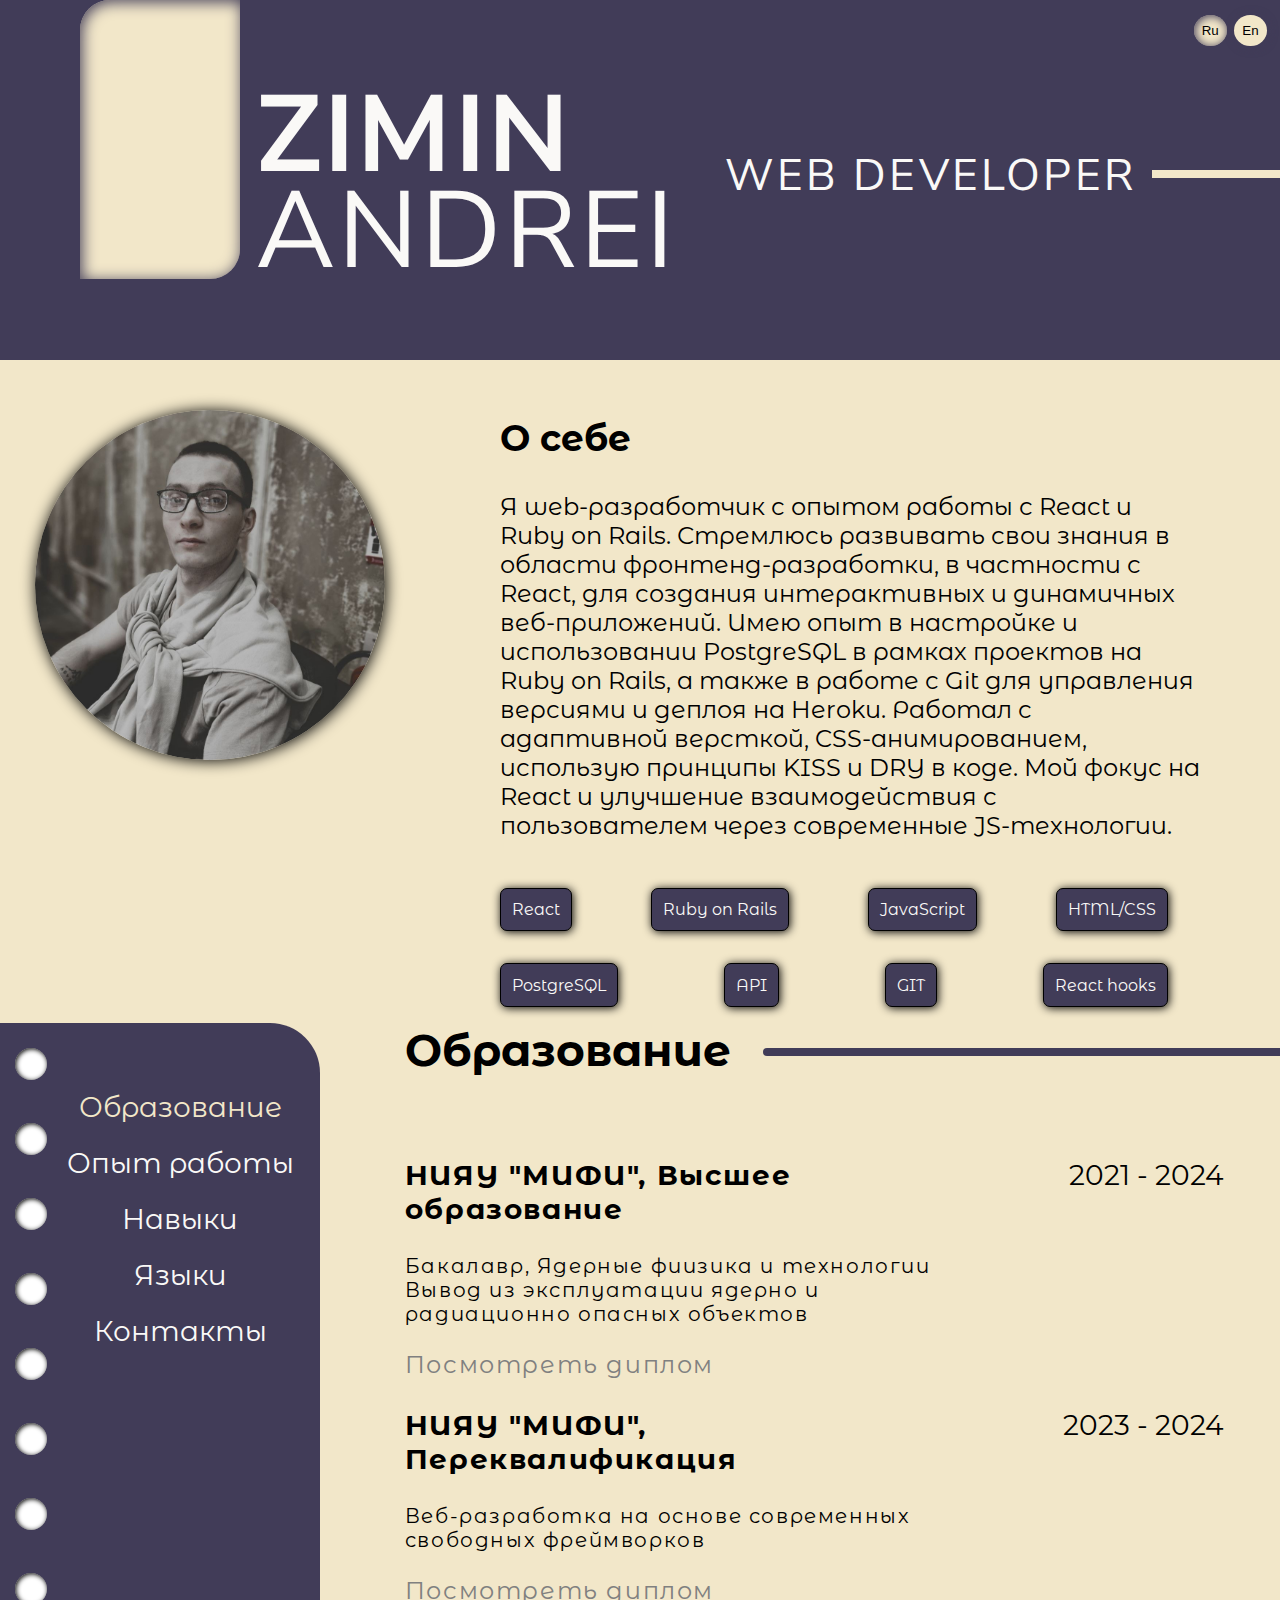
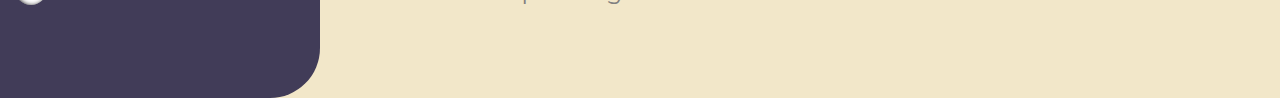
<file: index.html>
<!DOCTYPE html>
<html lang="en">
<head>
    <meta charset="UTF-8">
    <meta name="viewport" content="width=device-width, initial-scale=1.0">
    <link rel="icon" type="image/png" href="./css/images/logo.png">
    <link rel="stylesheet" href="./css/style.css">
    <link rel="stylesheet" href="./css/media.css">
    <link rel="stylesheet" href="https://cdnjs.cloudflare.com/ajax/libs/font-awesome/6.0.0-beta3/css/all.min.css">
    <link rel="preconnect" href="https://fonts.googleapis.com">
    <link rel="preconnect" href="https://fonts.gstatic.com" crossorigin>
    <link href="https://fonts.googleapis.com/css2?family=Comfortaa:wght@300..700&family=Montserrat+Alternates:ital,wght@0,100;0,200;0,300;0,400;0,500;0,600;0,700;0,800;0,900;1,100;1,200;1,300;1,400;1,500;1,600;1,700;1,800;1,900&family=Nunito+Sans:ital,opsz,wght@0,6..12,200..1000;1,6..12,200..1000&display=swap" rel="stylesheet">
    <title>Andrei Zimin CV</title>
</head>
<body>
    <button id="btn-ru">Ru</button>
    <button id="btn-en">En</button>
    <header class="header">
        <div class="header-block"></div>
        <div class="header-right">
            <div class="text">            
                <span class="second-name">Zimin</span>
                <span class="first-name">Andrei</span>
            </div>
            <div class="professia">
                <span class="name-professia">Web developer</span>
                <div class="header-line"></div>
            </div>
        </div>
    </header>
    <section class="static-block">
        <img src="./css/images/main.jpg" alt="#" class="main-photo">
        <div class="static-text">
            <h2 class="generaly-title" target-translation="generaly-title">О себе</h2>
            <p class="generaly-subtitle" target-translation="generaly-subtitle">Я web-разработчик с опытом работы с React и Ruby on Rails. Стремлюсь развивать свои знания в области фронтенд-разработки, в частности с React, для создания интерактивных и динамичных веб-приложений. Имею опыт в настройке и использовании PostgreSQL в рамках проектов на Ruby on Rails, а также в работе с Git для управления версиями и деплоя на Heroku. Работал с адаптивной версткой, CSS-анимированием, использую принципы KISS и DRY в коде. Мой фокус на React и улучшение взаимодействия с пользователем через современные JS-технологии.</p>
            <div class="short-skill_wrapper">
                <div class="short-skill">React</div>
                <div class="short-skill">Ruby on Rails</div>
                <div class="short-skill">JavaScript</div>
                <div class="short-skill">HTML/CSS</div>
                <div class="short-skill">PostgreSQL</div>
                <div class="short-skill">API</div>
                <div class="short-skill">GIT</div>
                <div class="short-skill">React hooks</div>

            </div>
        </div>
    </section>
    <aside class="side-menu">
        <ul>
            <li><a href="#" data-target="education" target-translation="link1"> Образование </a></li>
            <li><a href="#" data-target="jobs" target-translation="link2"> Опыт работы</a></li>
            <li><a href="#" data-target="skills" target-translation="link3"> Навыки</a></li>
            <li><a href="#" data-target="languages" target-translation="link4"> Языки</a></li>
            <li><a href="#" data-target="contacts" target-translation="link5"> Контакты</a></li>
        </ul>
    </aside>
    <div class="container">
        <section id="education" class="content">
            <div class="main-title">
                <div class="main-line right-line"></div>
                <span class="title" target-translation="link1">Образование</span>
                <div class="main-line"></div>
            </div>
            <div class="main-block">
                <div class="wrapper">
                    <p class="education-name" target-translation="name1">НИЯУ "МИФИ", Высшее образование</p>
                    <p class="education-specialist first-child" target-translation="specialist1">Бакалавр, Ядерные фиизика и технологии</p>  
                    <p class="education-specialist second-child" target-translation="specialist1_1">Вывод из эксплуатации ядерно и радиационно опасных объектов</p>
                    <a href="./css/сertificate/Bak.pdf" target="_blank" target-translation="link6" class="link link-1">Посмотреть диплом</a>
                </div>
                <div class="education-year">2021 - 2024</div>
            </div>
            <div class="main-block">
                <div class="wrapper">
                    <p class="education-name" target-translation="name2">НИЯУ "МИФИ", Переквалификация</p>
                    <p class="education-specialist" target-translation="specialist2">Веб-разработка на основе современных свободных фреймворков</p>
                    <a href="./css/сertificate/IT.pdf" target="_blank" class="link" target-translation="link6">Посмотреть диплом</a>
                </div>
                <div class="education-year">2023 - 2024</div>
            </div>
        </section>
        <section id="jobs" class="content">
            <div class="main-title">
                <div class="main-line right-line"></div>
                <span class="title" target-translation="link2">Опыт работы</span>
                <div class="main-line"></div>
            </div>
            <div class="main-block">
                <div class="wrapper">
                    <p class="education-name" target-translation="name3">Сайт для репетитора</p>
                    <a href="https://tutorforstuding-0813c0017362.herokuapp.com" target="_blank" class="link" target-translation="link7">Посмотреть сайт</a>
                    <a href="https://github.com/JinojiLock/Tutor" target="_blank" class="link" target-translation="link8">Посмотреть на GitHub</a>
                    <p class="education-specialist first-child" target-translation="first-child1"> <b>Описание:</b> Реализовал одностраничный сайт с использованием Ruby on Rails, включающим адаптивную верстку с помощью Flexbox и Grid. Настроил форму для отправки данных в Telegram с использованием API.</p>
                    <p class="education-specialist first-child" target-translation="first-child2"><b>Навыки и технологии:</b> Ruby on Rails, HTML, CSS, PostgreSQL, настройка и деплой на Heroku, интеграция с внешними сервисами.</p>
                </div>
            </div>
        </section>
        <section id="skills" class="content">
            <div class="main-title">
                <div class="main-line right-line"></div>
                <span class="title" target-translation="link3">Навыки</span>
                <div class="main-line"></div>
            </div>
            <div class="main-block-skill">
                <div class="wrapper">
                    <p class="skill-name">HTML&CSS</p>
                    <details>
                        <summary target-translation="summary">Опыт</summary>
                        <span target-translation="summary-span1">Семантическая разметка, флексбоксы и гриды, адаптивная верстка, медиа-запросы, CSS-анимации, настройка внешнего вида для различных устройств. Разработка одностраничных сайтов с использованием фреймворка Ruby on Rails, включая формы и интеграцию с внешними сервисами, такими как Telegram-бот.</span>
                    </details>
                    <div class="status-line skill-1"></div>
                    <p class="skill-name">JavaScript</p>
                    <details>
                        <summary target-translation="summary">Опыт</summary>
                        <span target-translation="summary-span2">Работа с DOM, создание интерактивных элементов, программное добавление и удаление классов, события, циклы, управление видимостью контента, использование стандартных функций JavaScript для динамического изменения контента на странице.</span>
                    </details>
                    <div class="status-line skill-2"></div>
                    <p class="skill-name">Git</p>
                    <details>
                        <summary target-translation="summary">Опыт</summary>
                        <span target-translation="summary-span3">Создание репозиториев, работа с ветками, слияние и разрешение конфликтов. Публикация кода на GitHub, деплой на Heroku. Опыт работы с ошибками при деплое через Git и Heroku, проверка и исправление ошибок перед развертыванием приложения.</span>
                    </details>
                    <div class="status-line skill-3"></div>
                    <p class="skill-name subskill">Flexbox, Grid, Media Queries</p>
                    <p class="skill-name subskill" target-translation="subskill1">Настройка и деплой на хостинг</p>
                    <p class="skill-name subskill" target-translation="subskill2">Работа с GitHub и решение ошибок при деплое</p>
                </div>
                <div class="wrapper">
                    <p class="skill-name">React</p>
                    <details>
                        <summary target-translation="summary">Опыт</summary>
                        <span target-translation="summary-span4">Понимаю основы работы с компонентами, JSX, состоянием и пропсами, а также с React-роутингом. Нацелен на развитие и практическую реализацию проектов с использованием React. Умею использовать хуки(useState, useEffect, useRef,useContext)</span>
                    </details>
                    <div class="status-line skill-4"></div>
                    <p class="skill-name">Ruby on Rails</p>
                    <details>
                        <summary target-translation="summary">Опыт</summary>
                        <span target-translation="summary-span5">Создание моделей, миграций, контроллеров, настройка связей между моделями, валидации, маршруты. Реализация формы для отправки данных на почту или в Telegram-бот. Опыт работы с PostgreSQL и SQLite3 в качестве базы данных.</span>
                    </details>
                    <div class="status-line skill-5"></div>
                    <p class="skill-name">PostgreSQL</p>
                    <details>
                        <summary target-translation="summary">Опыт</summary>
                        <span target-translation="summary-span6">Настройка и использование PostgreSQL в проектах на Ruby on Rails. Создание и выполнение SQL-запросов, управление схемой базы данных, настройка миграций и оптимизация работы с данными.</span>
                    </details>
                    <div class="status-line skill-6"></div>
                    <p class="skill-name subskill" target-translation="subskill3">React: JSX, hooks(useState, useEffect, useContext, useRef), API, asynk, await, правильная структура файлов</p>
                    <p class="skill-name subskill" target-translation="subskill4">Создание и настройка форм (интеграция с Telegram)</p>
                    <p class="skill-name subskill" target-translation="subskill5">Настройка Ubuntu на виртуальной машине и работа в этом окружении</p>
                </div>
            </div>
        </section>
        <section id="languages" class="content">
            <div class="main-title">
                <div class="main-line right-line"></div>
                <span class="title" target-translation="link4">Языки</span>
                <div class="main-line"></div>
            </div>
            <div class="main-block">
                <div class="wrapper">
                    <div class="language-wrapper">
                        <p class="language-name" target-translation="rus">Русский</p>
                        <div class="circle-level">
                            <p class="level">C2</p>
                        </div>
                    </div>
                    <div class="status-line-language language-1"></div>
                    <div class="language-wrapper">
                        <p class="language-name" target-translation="eng">Английский</p>
                        <div class="circle-level">
                            <p class="level">B2</p>
                        </div>
                    </div>
                    <div class="status-line-language language-2"></div>
                    <a href="./css/сertificate/EFCertificate.pdf" target="_blank" class="link" target-translation="link9">Посмотреть сертификат</a>
                </div>
            </div>
        </section>
        <section id="contacts" class="content">
            <div class="main-title">
                <div class="main-line right-line"></div>
                <span class="title" target-translation="link5">Контакты</span>
                <div class="main-line"></div>
            </div>
            <div class="main-block contact-block">
                <div class="wrapper-contacts">
                    <ul class="contacts-list">
                        <li class="contact-item s1">
                            <i class="fab fa-vk" aria-hidden="true"></i>
                            <a href="https://vk.com/abad200" target="_blank" class="contact-link" target-translation="link10">ВКонтакте</a></li>
                        <li class="contact-item s2">
                            <i class="fab fa-telegram" aria-hidden="true"></i>
                            <a href="tg://resolve?domain=abad205" target="_blank" class="contact-link">Telegram</a></li>
                        <li class="contact-item s3">
                            <i class="fab fa-whatsapp" aria-hidden="true"></i>
                            <a href="https://wa.me/79616319347" target="_blank" class="contact-link">WhatsApp</a></li>
                        <li class="contact-item s4">
                            <i class="fab fa-facebook-square" aria-hidden="true"></i>
                            <a href="https://www.facebook.com/andreu.zimin.3" target="_blank" class="contact-link">Facebook</a></li>
                        <li class="contact-item s5">
                            <i class="fab fa-github" aria-hidden="true"></i>
                            <a href="https://github.com/JinojiLock" target="_blank" class="contact-link">GitHub</a></li>
                    </ul>
                </div>
            </div>
        </section>
    </div>
    <script src="./JS/script.js"></script>
</body>
</html>
</file>
<file: css/style.css>
/*GENERALY*/
body {
    background-color: #F2E7C9;
    box-sizing: border-box;
    font-family: "Montserrat Alternates", serif;
    margin: 0;
    overflow-x: hidden;
    padding: 0;
}
.none {
    display: none;
}
button {
    background-color:#F2E7C9;
    border: none;
    border-radius: 50%;
    box-shadow: inset #413C58 1px 1px 10px;
    padding: 0.5rem 0.5rem;
}
button:first-child{
    position: absolute;
    right: 4em;
    top: 15px;
}
button:nth-child(2){
    position: absolute;
    right: 1em;
    top: 15px;
}
button:hover{
    background-color: #f2e7c9be;
}
/*HEADER*/
.header {
    background-color: #413C58;
    color: #faf9f7;
    display: flex;
    flex-direction: row;
    font-family: "Nunito Sans", sans-serif;
    height: 40vh;
    letter-spacing: 0.2rem;
    line-height: 6rem;
    text-transform: uppercase;
    width: 100%;
}
.header-block {
    background-color: #F2E7C9;
    border-top-left-radius: 30px;
    border-bottom-right-radius: 30px;
    box-shadow: inset #413C58 2px 2px 15px;
    height: 31vh;
    margin: 0 2rem 0 18rem;
    width: 10rem;
}
.header-right {
    display: flex;
    flex: 1;
    justify-content: space-between;
}
.text {
    display: flex;
    flex-direction: column;
    font-size: 108px;
    justify-content: flex-end;
    padding-bottom: 5rem;
}
.second-name {
    font-weight: bold;
}
.professia {
    align-items: flex-end;
    display: flex;
    font-size: 44px;
    justify-content: end;
    text-align: center;
}
.name-professia {
    padding-bottom: 8.5rem;
}
.header-line {
    background-color: #F2E7C9;
    height: 8px;
    margin-bottom: 11.4rem;
    margin-left: 1rem;
    width: 8rem;
}
/*STATIC BLOCK*/
.static-block{
    display: flex;
    flex-direction: row;
}
.main-photo{
    border-radius: 50%;
    box-shadow: black 1px 1px 15px;
    height: 350px;
    margin: 50px 35px;
    width: 350px;
}
.generaly-title {
    font-size: 36px;
    margin: 3.5rem 0rem 2rem 5rem;
}
.generaly-subtitle {
    font-size: 24px;
    margin: 2rem 5rem;
}
.short-skill_wrapper {
    display: flex;
    flex-wrap: wrap;
    justify-content: space-between;
    margin: 0 6em 0 4em;
}
.short-skill {
    border: 1px solid black;
    background-color: #413C58;
    border-radius: 7px;
    box-shadow: black 1px 1px 10px;
    color: #faf9f7;
    margin: 1em;
    padding: 0.7em;
    transition: all 0.7s;
    cursor: default;
}
.short-skill:hover {
    background-color: #F2E7C9;
    border-bottom-left-radius: 50%;
    border-bottom-right-radius: 0%;
    border-top-left-radius: 0%;
    border-top-right-radius: 50%;
    color: black;
}
/*SIDE MENU*/
.side-menu {
    background-color: #413C58;
    border-bottom-right-radius: 50px;
    border-top-right-radius: 50px;
    float: left;
    height: 75vh;
    position: relative;
    transition: top 0.3s ease-in-out;
    width: 25vw;
}
.circle{
    background-color: white;
    border-radius: 50%;
    box-shadow: inset black 1px 1px 5px;
    height: 2rem;
    left: 15px;
    position: absolute;
    top: 25px;
    width: 2rem;
}
.side-menu > ul {
    font-size: 28px;
    justify-content: center;
    list-style: none;
    line-height: 2em;
    margin: 0;
    padding-top: 2em;
    text-align: center;
}
.side-menu > ul > li > a {
    color: #faf9f7;
    text-decoration: none;
}
.side-menu > ul > li > a:hover {
    color: #adadac;
}
.side-menu > ul > li > a.active {
    color: #ff0808;
    color: #F2E7C9;
}
/*SECTION -- SHARE*/
.content {
    animation-duration: 1.5s;
    animation-name: slidein;
}
.container {
    margin-left: 25vw;
    width: 75vw;
}
@keyframes slidein {
    from {
        opacity: 0;
    }
    to {
        opacity: 1;
        width: 100%;
    }
}
.right-line {
    display: none;
}
.main-title {
    display: flex;
}
.title {
    font-size: 44px;
    font-weight: bold;
    margin: 0 2rem 3rem 5.3rem;
    padding-bottom: 5px;
}
.main-line {
    background-color: #413C58;
    border-bottom-left-radius: 15px;
    border-top-left-radius: 15px;
    flex: 1;
    height: 0.5em;
    margin-top: 1.6rem;
}
.main-block {
    display: flex;
    justify-content: space-between;
}
.wrapper {
    font-size: 28px;
    letter-spacing: 0.1rem;
    margin: 0 2rem 0rem 5.3rem;
}
/*EDUCATION*/
.main-block-skill{
    display: flex;
    justify-content: space-around;
}
.education-name {
    font-size: 28px;
    font-weight: bold;
}
.education-specialist {
    font-size: 20px;
}
.first-child {
    margin-bottom: 0;
}
.second-child {
    margin-top: 0;
}
.education-year {
    font-size: 28px;
    margin: 1em 2em 0 2em;
    text-wrap: nowrap;
}
/*JOBS*/
.link {
    color: grey;
    font-size: 24px;
    margin-right: 2em;
    text-decoration: none;
}
.link:hover {
    color: black;
    font-weight: 700;
    transition: font-weight 0.5s;
}
/*SKILLS*/
.skill-name {
    margin-bottom: 0.4em;
}
.status-line {
    background-color: #AFAAC5;
    border-radius: 15px;
    display: block;
    height: 0.5rem;
    margin: 0 1em 2em 0;
    width: 10em;
}
.skill-1::after{
    content: '';
    animation-duration: 1s;
    animation-name: move-skill-1;
    background-color: #413C58;
    border-radius: 15px;
    display: block;
    height: 0.5rem;
    width: 9em;
}
@keyframes move-skill-1 {
    from {
        width: 0em;
    }
    to {
        width: 9em;
    }
}
.skill-2::after{
    content: '';
    animation-duration: 1s;
    animation-name: move-skill-2;
    background-color: #413C58;
    border-radius: 15px;
    display: block;
    height: 0.5rem;
    width: 5em;
}
@keyframes move-skill-2 {
    from {
        width: 0em;
    }
    to {
        width: 5em;
    }
}
.skill-3::after{
    content: '';
    animation-duration: 1s;
    animation-name: move-skill-3;
    background-color: #413C58;
    border-radius: 15px;
    display: block;
    height: 0.5rem;
    width: 7em;
}
@keyframes move-skill-3 {
    from {
        width: 0em;
    }
    to {
        width: 7em;
    }
}
.skill-4::after{
    content: '';
    animation-duration: 1s;
    animation-name: move-skill-4;
    background-color: #413C58;
    border-radius: 15px;
    display: block;
    height: 0.5rem;
    width: 3em;
}
@keyframes move-skill-4 {
    from {
        width: 0em;
    }
    to {
        width: 3em;
    }
}
.skill-5::after{
    content: '';
    animation-duration: 1s;
    animation-name: move-skill-5;
    background-color: #413C58;
    border-radius: 15px;
    display: block;
    height: 0.5rem;
    width: 6.5em;
}
@keyframes move-skill-5 {
    from {
        width: 0em;
    }
    to {
        width: 6.5em;
    }
}
.skill-6::after{
    content: '';
    animation-duration: 1s;
    animation-name: move-skill-6;
    background-color: #413C58;
    border-radius: 15px;
    display: block;
    height: 0.5rem;
    width: 6em;
}
@keyframes move-skill-6 {
    from {
        width: 0em;
    }
    to {
        width: 6em;
    }
}
details {
    font-size: 24px;
    margin-bottom: 1.5em;
}
details > span {
    font-size: 18px;
}
.subskill {
    font-size: 24px;
}
/*LANGUAGES*/
.status-line-language {
    background-color: #AFAAC5;
    border-radius: 15px;
    display: block;
    height: 0.5rem;
    margin: 0 1em 2em 0;
    width: 21em;
}
.language-1::after{
    content: '';
    animation-duration: 1s;
    animation-name: move-language-1;
    background-color: #413C58;
    border-radius: 15px;
    display: block;
    height: 0.5rem;
    width: 21em;
}
@keyframes move-language-1 {
    from {
        width: 0em;
    }
    to {
        width: 21em;
    }
}
.language-2::after{
    content: '';
    animation-duration: 1s;
    animation-name: move-language-2;
    background-color: #413C58;
    border-radius: 15px;
    display: block;
    height: 0.5rem;
    width: 15em;
}
@keyframes move-language-2 {
    from {
        width: 0em;
    }
    to {
        width: 15em;
    }
}
.language-wrapper {
    display: flex;
}
.circle-level {
    align-items: center;
    background-color: #413C58;
    border-radius: 50%;
    display: flex;
    height: 50px;
    justify-content: center;
    margin-left: 0.7em;
    margin-top: 0.7em;
    width: 50px;
}
.level {
    color: #F2E7C9;
    margin: 0;
    padding: 0;
}
/*CONTACTS*/
.contact-item {
    border: 1px solid black;
    border-radius: 3em;
    margin: 1em 0;
    padding: 3rem 3rem;
    text-align: center;
}
.contact-link {
    color: black;
    padding: 0 5em 0 1em;
    text-decoration: none;
}
i {
    font-size: 2em;
    padding-left: 1em;
}
.contact-item:hover {
    background-color:#413C58;
    transition: all 0.3s;
}
.contact-item:hover .contact-link {
    color: #faf9f7;
    transition: all 0.3s;
}
.contacts-list {
    align-items: center;
    display: grid;
    font-size: 26px;
    grid-template-columns: 1fr 1fr;
    grid-template-rows: 1fr 1fr 1fr;
    list-style: none;
    text-align: center;
}
.s1, .s2, .s3, .s4, .s5 {
    align-items: center;
    box-shadow: black 1px 1px 10px;
    display: flex;
    justify-content: center;
    margin: 0rem 1.5rem 2rem 2.5rem;

}
.s5 {
    grid-column: 1/3;
    grid-row: 3;
}
</file>
<file: css/media.css>
@media (max-width: 1455px) {
    .header-block {
        margin: 0 1rem 0 5rem;
    }
    .contact-block {
        display: flex;
        justify-content: center;
    }
    .contacts-list {
        grid-template-rows: 1fr 1fr 1fr 1fr 1fr;
    }
    .contact-item {
        padding: 3rem 6rem;
    }
    .s1 {
        grid-column: 1/3;
        grid-row: 1;
    }
    .s2 {
        grid-column: 1/3;
        grid-row: 2;
    }
    .s3 {
        grid-column: 1/3;
        grid-row: 3;
    }
    .s4 {
        grid-column: 1/3;
        grid-row: 4;
    }
    .s5 {
        grid-column: 1/3;
        grid-row: 5;
    }
}

@media (max-width: 1230px){
    .header-block {
        display: none;
    }
    .text {
        align-content: flex-end;
        display: flex;
        flex-direction: row;
        font-size: 54px;
        flex-wrap: wrap;
        margin-left: 2rem;
    }
    .second-name {
        margin-right: 1rem;
    }
    .name-professia {
        padding-bottom: 5.4rem;
    }
    .header-line {
        margin-bottom: 8.4rem;
    }
    section {
        padding-bottom: 2em;
    }
}

@media (max-width: 970px) {
    .header {
        height: 20vh;
    }
    .text {
        font-size: 27px;
        padding-bottom: 0;
    }
    .name-professia {
        font-size: 27px;
        margin-right: 2rem;
        padding-bottom: 0;
    }
    .header-line {
        display: none;
    }
    .main-photo {
        height: 250px;
        width: 250px;
    }
    .generaly-title {
        font-size: 26px;
        margin-left: 1rem;
        margin-right: 1rem;
    }
    .generaly-subtitle {
        font-size: 18px;
        margin-left: 1rem;
        margin-right: 1rem;
    }
    .side-menu {
        border-radius: 0px;
        float: none;
        height: 10vh;
        position: inherit;
        width: 100%;
    }

    .side-menu > ul {
        display: flex;
        padding-top: 0;
    }
    .side-menu > ul > li > a {
        font-size: 18px;
        margin: 1rem 2rem;
    }
    .circle {
        display: none;
    }
    .right-line {
        display: flex;
        margin-top: 3.5rem;
    }
    .main-line {
        margin-top: 3.5rem;
    }
    .title {
        margin-left: 2rem;
        margin-top: 2rem;
    }
    .container {
        margin-left: 0;
        width: 100%;
    }
    section {
        padding-bottom: 3em;
    }
    .education-name, .skill-name, .language-name, .education-year {
        font-size: 26px;
    }
    .education-specialist, .link, summary, .subskill, .contact-link {
        font-size: 18px;
    }
    .contacts-list {
        padding: 0;
    }
    .s1, .s2, .s3, .s4, .s5 {
        margin: 0rem 0rem 2rem 0rem;
    }
    section {
        padding-bottom: 2em;
    }
}

@media (max-width: 790px) {
    .static-block {
        padding-bottom: 2rem;
    }
    .main-photo {
        height: 150px;
        width: 150px;
    }
    .generaly-title {
        margin-bottom: 0;
        margin-top: 1.5em;
    }
    .generaly-subtitle {
        margin-bottom: 1rem;
        margin-top: 1em;
    }
    .side-menu > ul {
        padding-left: 1rem;
    }
    .side-menu > ul > li > a {
        font-size: 18px;
        margin: 1rem 0.5rem;
    }
    .main-block-skill {
        flex-direction: column;
        margin: 0;
        padding: 0;
        text-align: center;
    }
    .status-line {
        margin: 0 auto 56px auto;
    }
    .wrapper {
        margin: 2rem 0 2rem 0;
    }
    .education-name, .language-name, .education-year, .education-specialist, summary > span, .link, .contact-link  {
        margin-left: 2rem;
    }
    .status-line-language {
        margin: 0 1em 2em 1.2em;
    }
    details {
        margin: 0 1em 1.5em 1em;
    }
    section {
        padding-bottom: 1em;
    }
}

@media (max-width: 560px) {
    .header-right {
        align-items: center;
        flex-direction: column;
    }
    .professia {
        display: contents;
    }
    .name-professia {
        font-size: 18px;
        margin: 0;
        padding: 0;
        position: absolute;
        right: auto;
        top: 30px;
    }
    .text {
        font-size: 18px;
        margin: 0;
        padding: 0;
    }
    .main-photo {
        align-items: center;
        border-radius: 25%;
        height: 200px;
        justify-content: center;
        margin: 1em auto 0 auto;
        text-align: center;
        width: 200px;
    }
    .generaly-title {
        font-size: 18px;
        text-align: center;
    }
    .generaly-subtitle {
        font-size: 16px;
        text-align: center;
    }
    .static-block{
        flex-direction: column;
    }
    .side-menu {
        flex-direction: column;
        height: 100%;
        padding: 0;
    }
    .side-menu > ul {
        flex-direction: column;
        padding: 0;
    }
    .side-menu > ul > li > a {
        font-size: 18px;
        margin: 2px;
    }
    .title {
        font-size: 26px;
        margin-bottom: 0.3rem;
    }
    .main-line {
        margin-top: 2.8rem;
    }
    .education-name, .language-name, .education-year {
        font-size: 18px;
        margin-left: 0.5em;
    }
    .education-year {
        margin-top: 2.8em;
    }
    .wrapper {
        margin-top: 1rem;
    }
    .skill_name {
        font-size: 18px;
    }
    .education-specialist, .link, summary > span, .subskill, .contact-link {
        font-size: 14px;
        margin-left: 1em;
    }
    summary {
        font-size: 14px;
    }
    details > span {
        font-size: 14px;
        margin-left: 1em;
        margin-right: 1em;
    }
    .circle-level {
        height: 35px;
        margin-top: 0.5em;
        width: 35px;
    }
    .language-name {
        margin-left: 0.9rem;
    }
    .level {
        font-size: 14px;
    }
    .status-line-language {
        margin: 0 1em 2em 0.9rem;
        width: 14em;
    }
    .language-1::after{
        width: 14em;
    }
    @keyframes move-language-1 {
        from {
            width: 0em;
        }
        to {
            width: 14em;
        }
    }
    .language-2::after{
        width: 10em;
    }
    @keyframes move-language-2 {
        from {
            width: 0em;
        }
        to {
            width: 10em;
        }
    }
    .contact-item {
        margin: 0 0 1rem 0;
        padding: 1rem 3rem;
    }
    section {
        padding-bottom: 1em;
    }
    i {
        font-size: 1em;
    }
}
</file>
